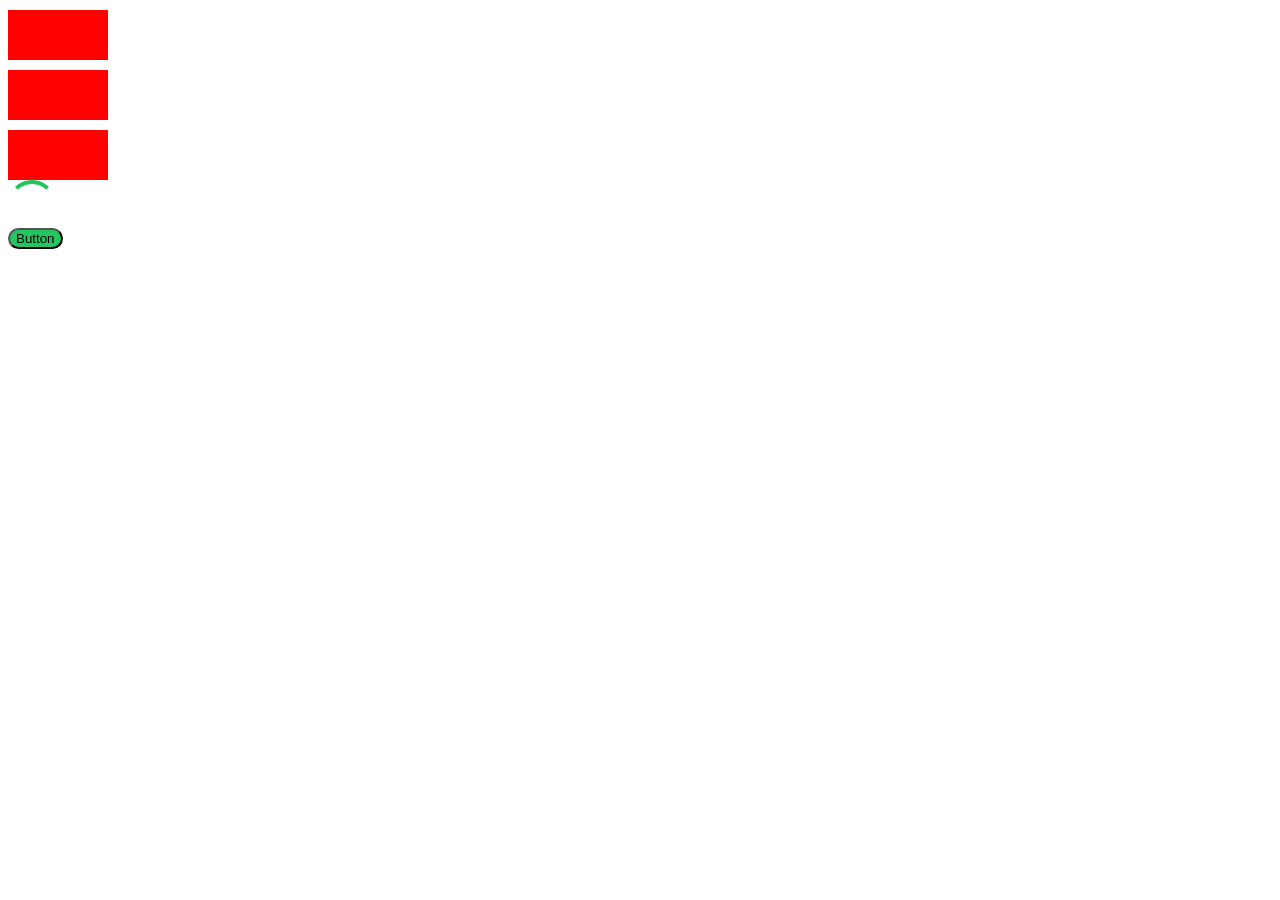
<file: anim.html>
<!doctype html>
<html lang="en">
  <head>
    <meta charset="UTF-8" />
    <meta name="viewport" content="width=device-width, initial-scale=1.0" />
    <link rel="stylesheet" href="anim.css">
    <title>Document</title>
  </head>
  <body>
    <div class="card" style="--i: 0"></div>
    <div class="card" style="--i: 1"></div>
    <div class="card" style="--i: 2"></div>
<div class="toast">dddd</div>
<div class="spinner"></div>
    <button class="btn-pulse">
        Button
    </button>
  </body>
</html>
</file>
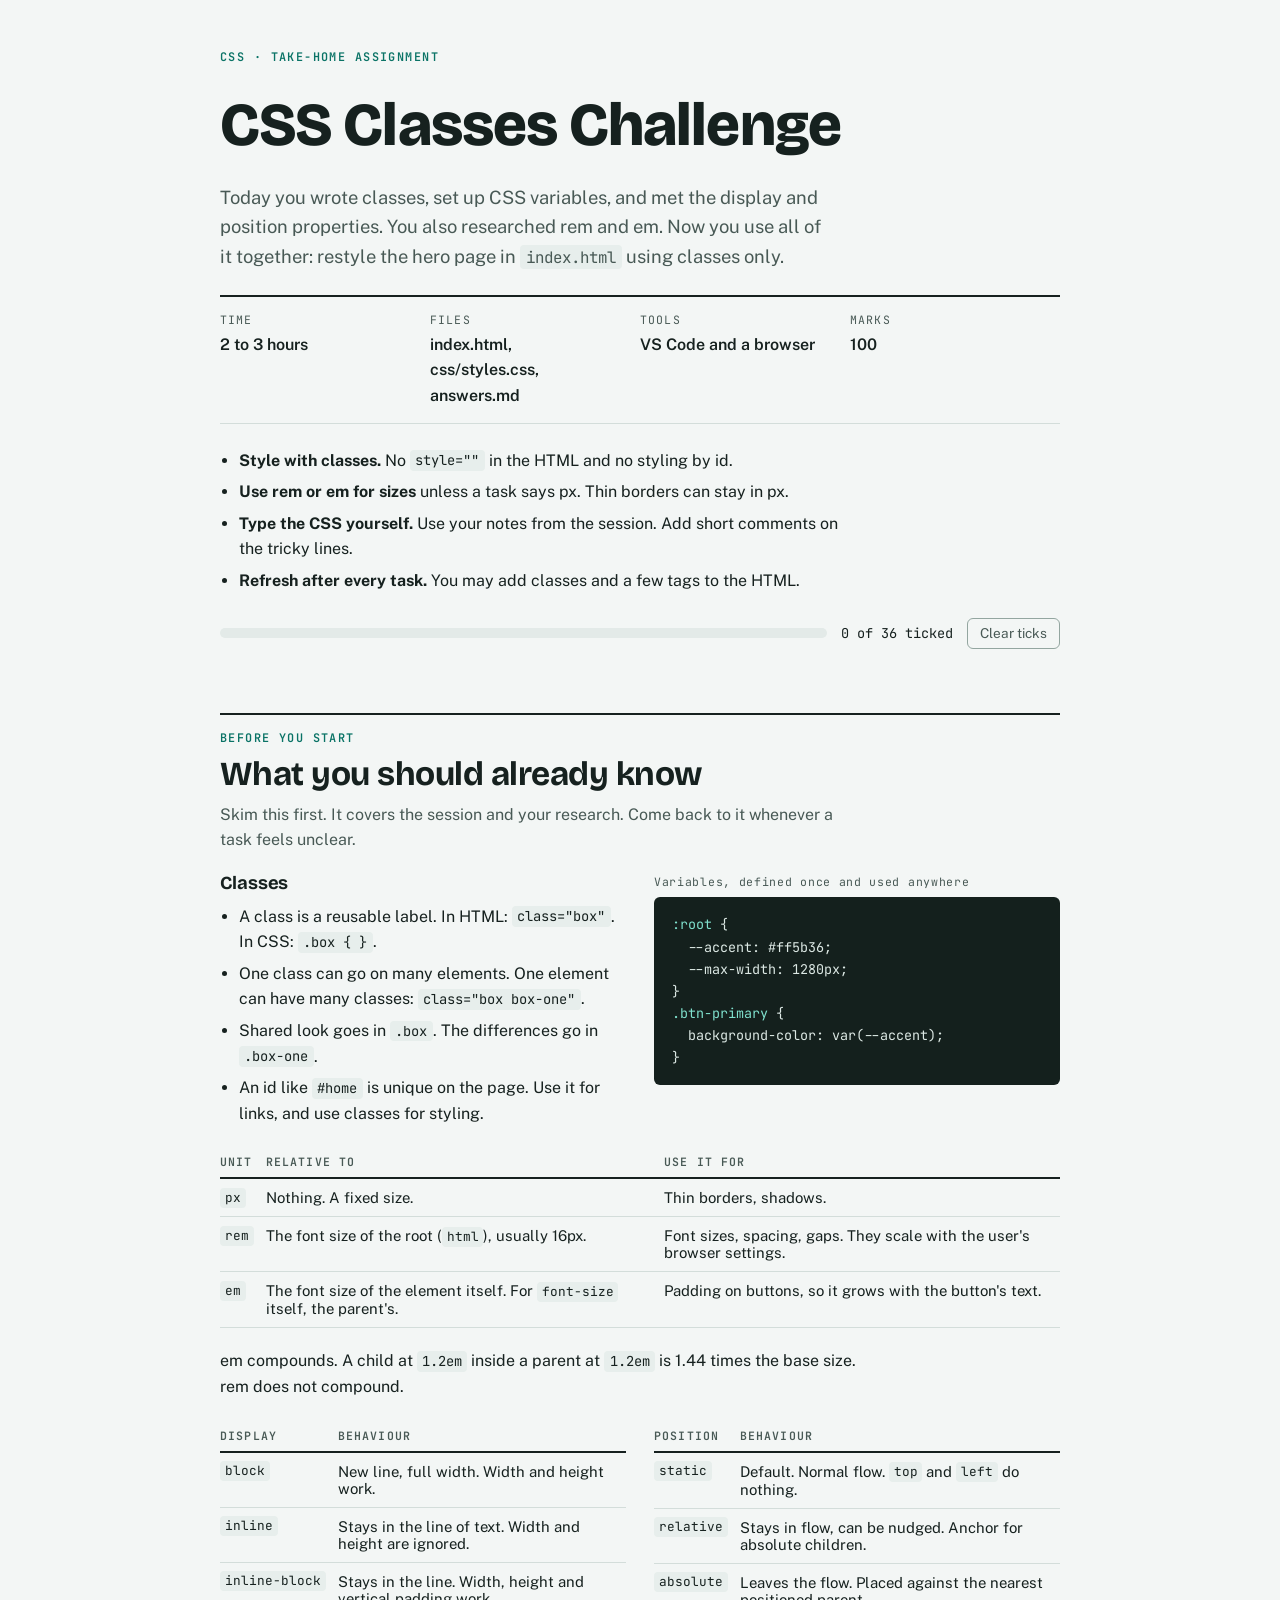
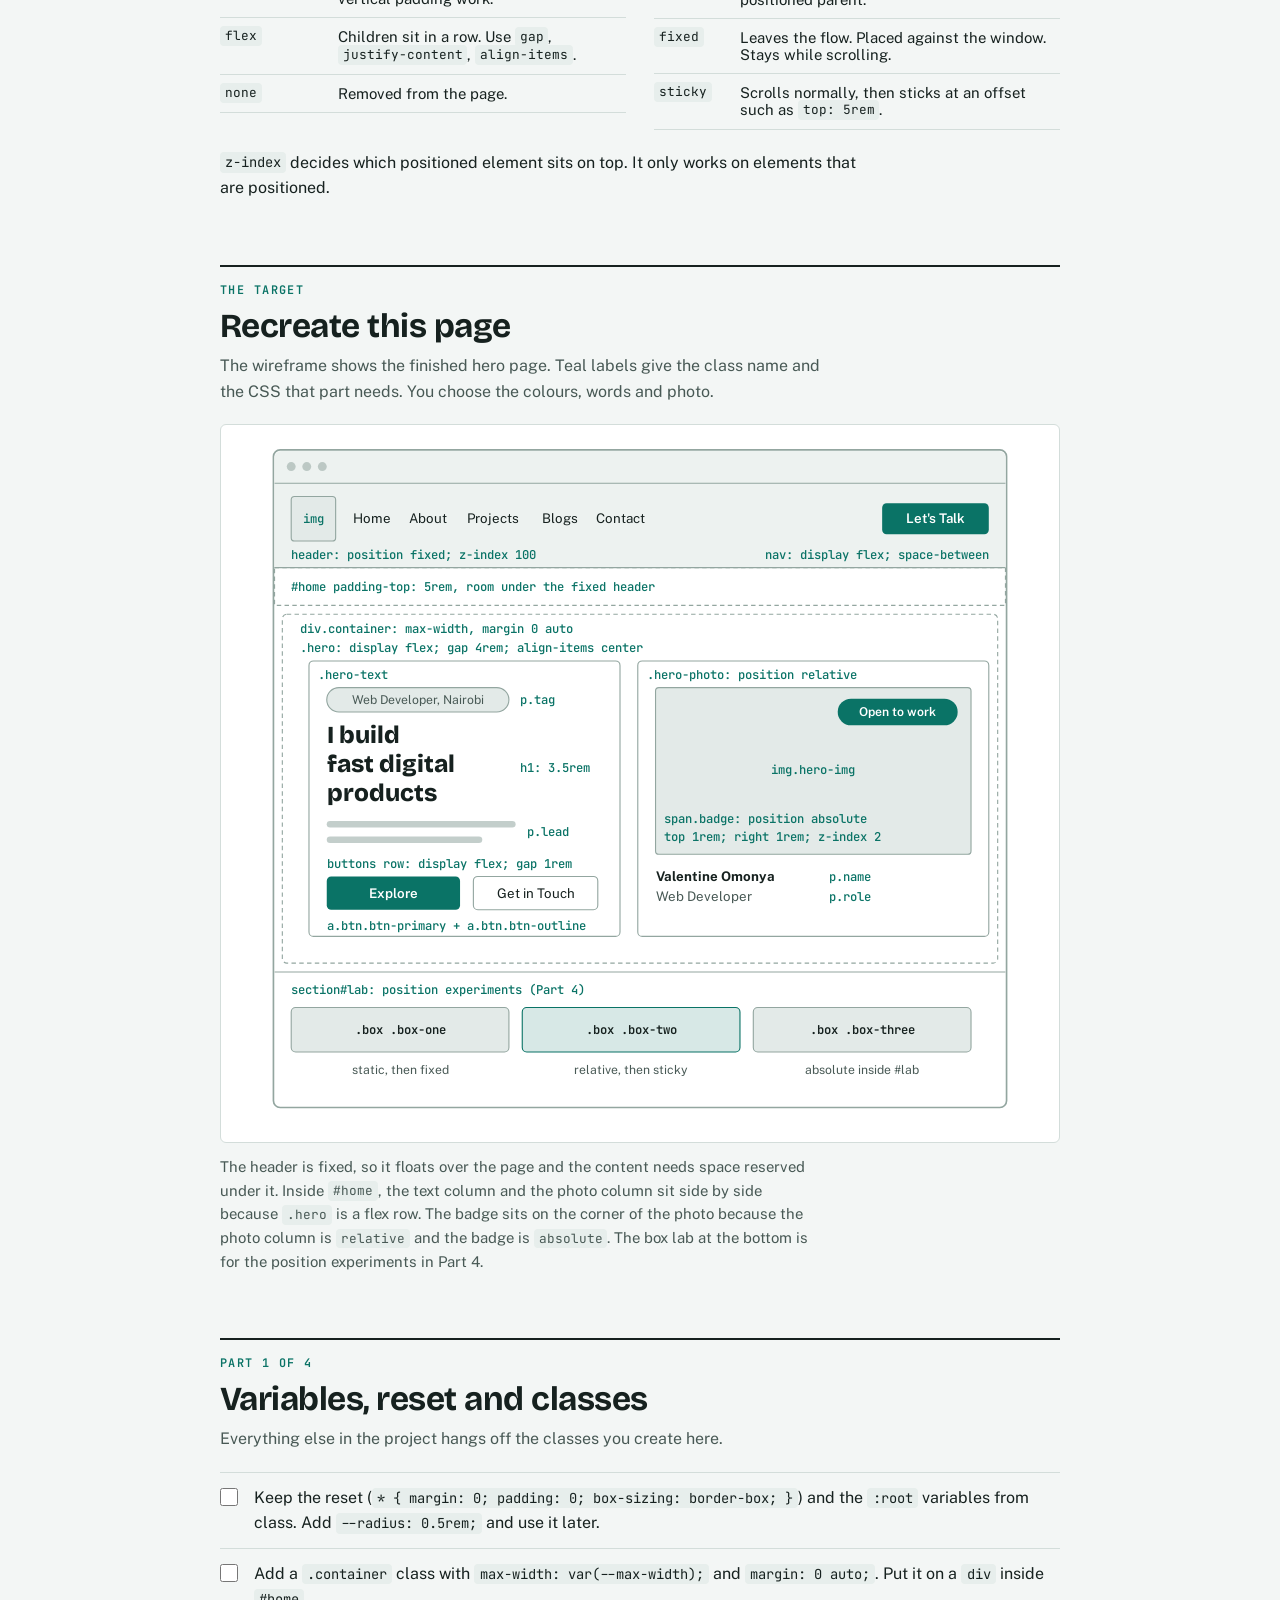
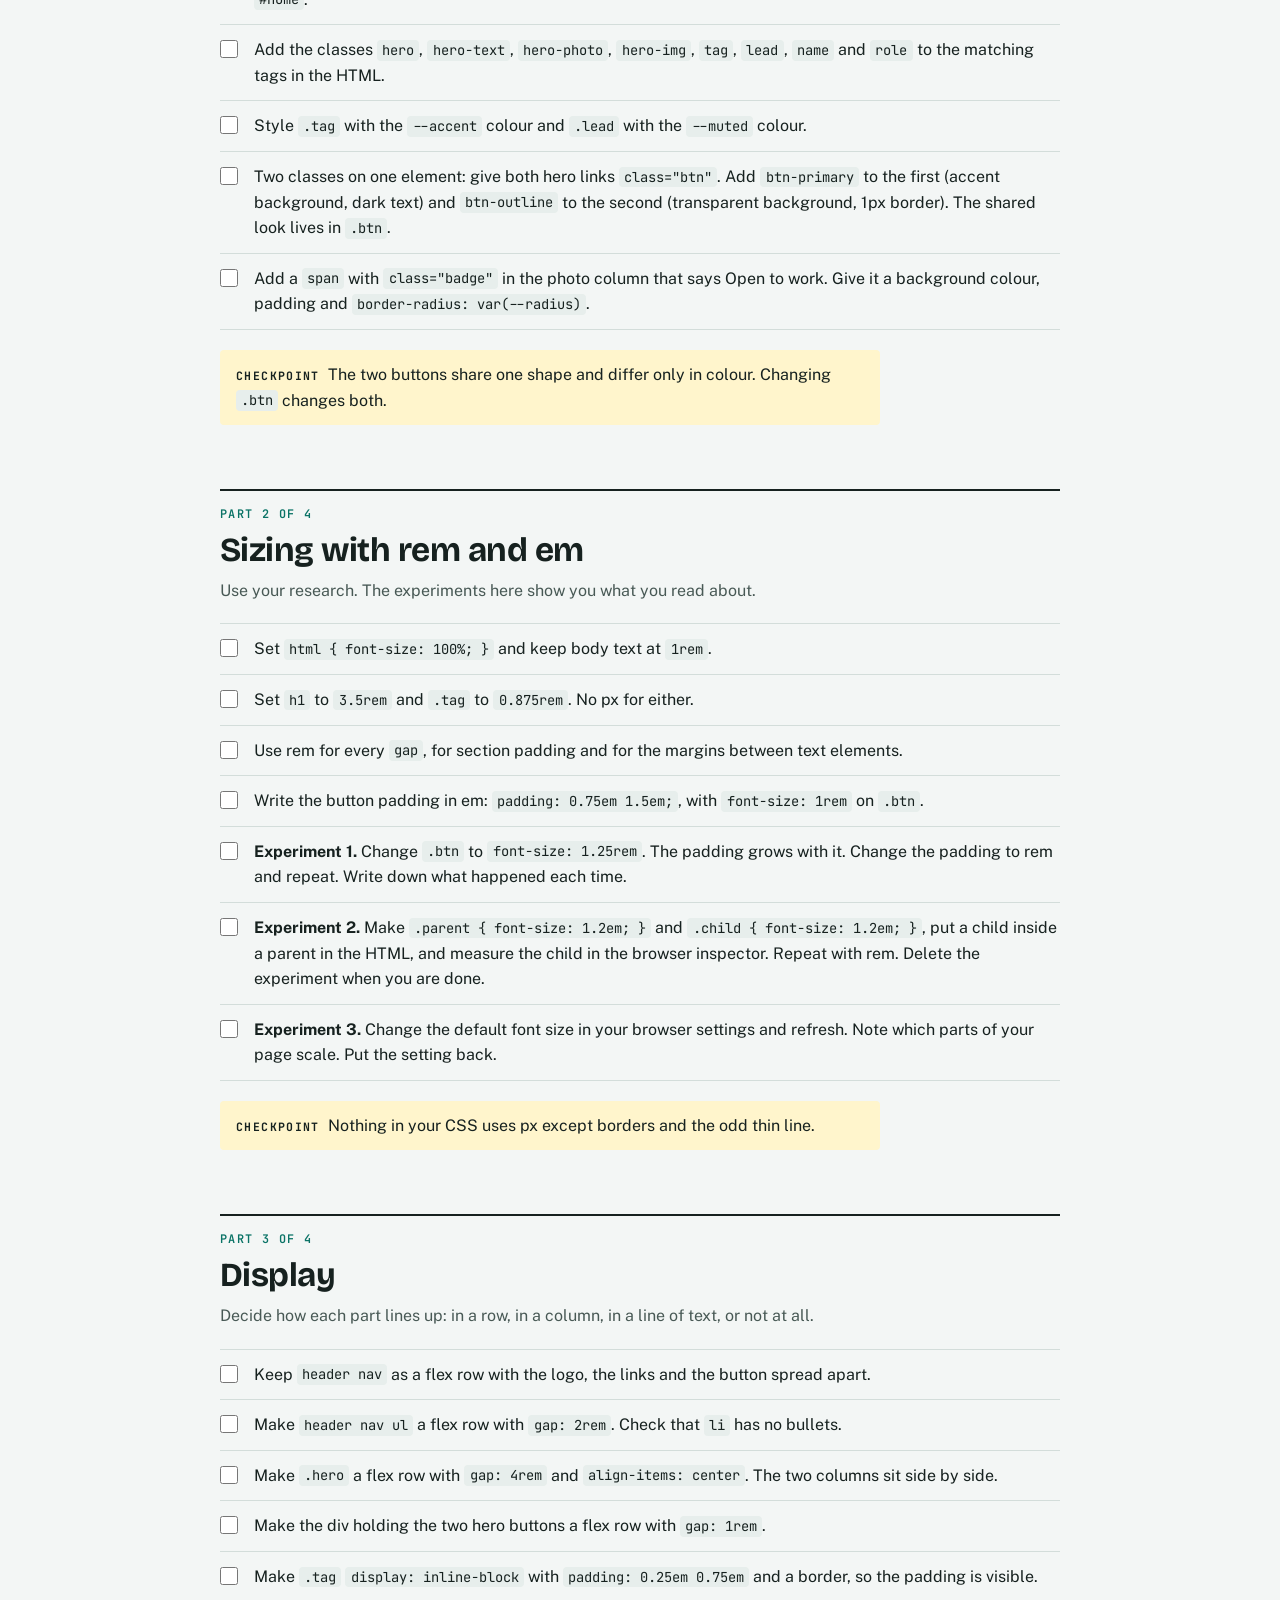
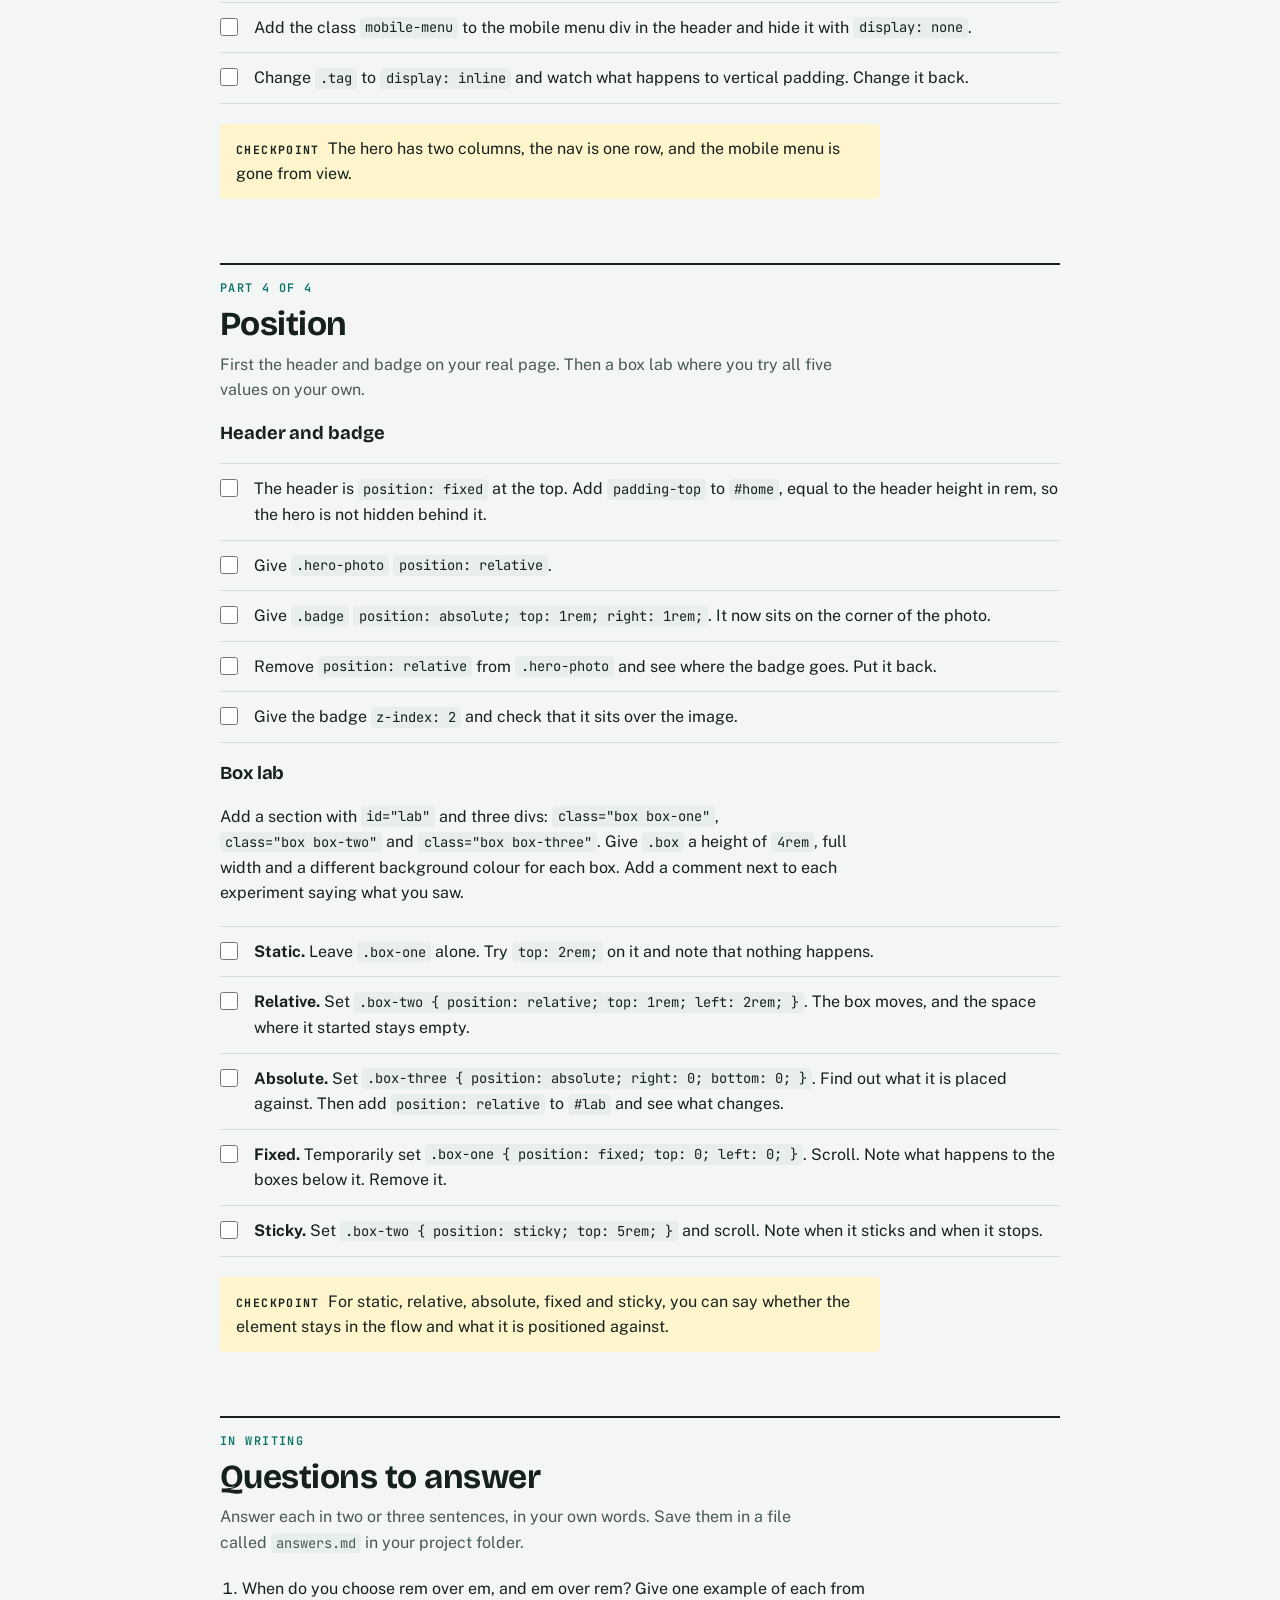
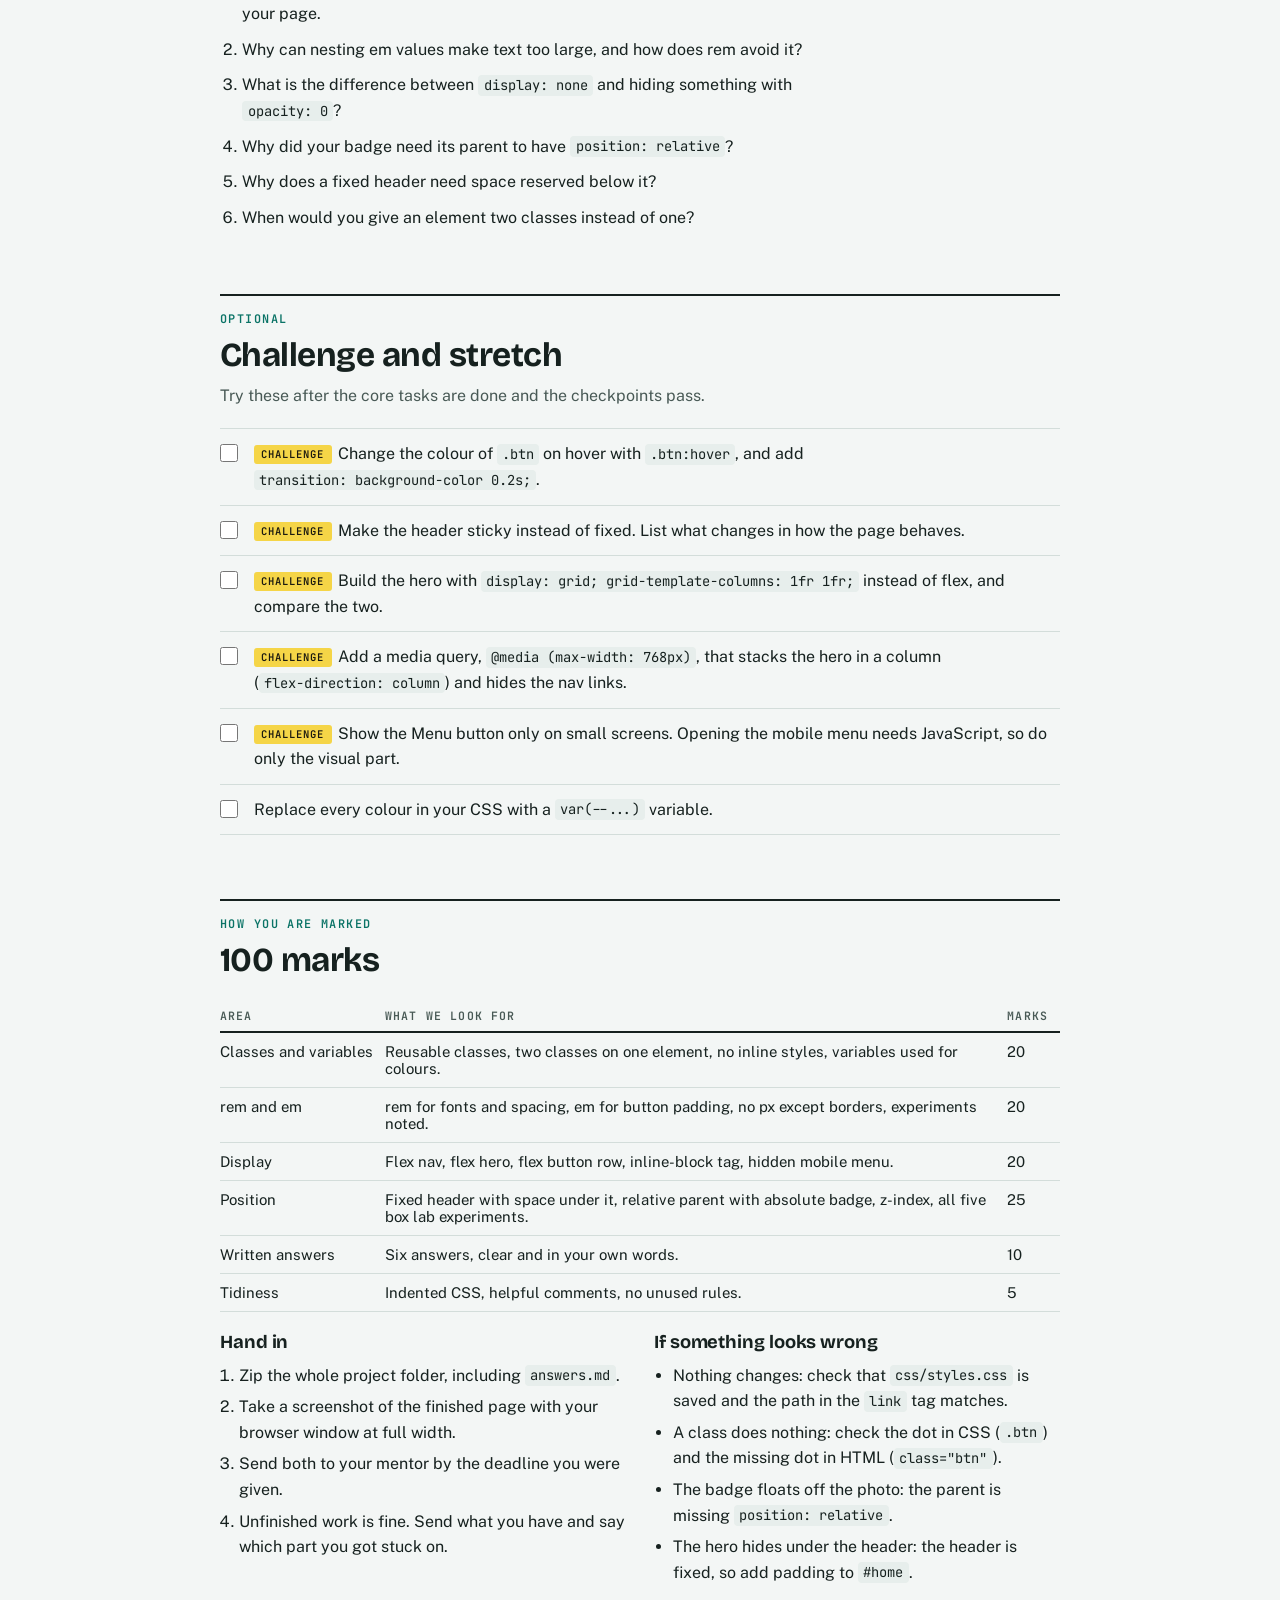
<file: assignment-css-classes.html>
<title>CSS Classes Challenge</title>
<meta name="claude:viewport-fit-sides" content="cover">
<link rel="preconnect" href="https://fonts.googleapis.com">
<link rel="preconnect" href="https://fonts.gstatic.com" crossorigin>
<link rel="stylesheet" href="https://fonts.googleapis.com/css2?family=Bricolage+Grotesque:opsz,wght@12..96,500;12..96,700;12..96,800&family=JetBrains+Mono:wght@400;500;600&family=Public+Sans:ital,wght@0,400;0,500;0,600;0,700;1,400&display=swap">
<style>
  /* Layout: one reading column, same system as the HTML assignment. Parts follow the build order: classes, units, display, position. */
  :root {
    --bg: #F3F6F5;
    --surface: #FFFFFF;
    --ink: #16211F;
    --ink-2: #485955;
    --line: #D3DDDA;
    --line-strong: #93A6A0;
    --accent: #0A7366;
    --on-accent: #FFFFFF;
    --mark: #F5D547;
    --mark-bg: #FFF5CC;
    --code-bg: #E7EEEC;
    --pre-bg: #14201D;
    --pre-ink: #DCE8E4;
    --pre-accent: #7FE0CD;
    --pre-mute: #7C928B;
    --wf-fill: #E3EAE8;
    --wf-band: #EDF2F0;
    --wf-head: #D3DEDB;

    --display: "Bricolage Grotesque", "Trebuchet MS", system-ui, sans-serif;
    --sans: "Public Sans", system-ui, -apple-system, "Segoe UI", sans-serif;
    --mono: "JetBrains Mono", ui-monospace, "SFMono-Regular", Menlo, Consolas, monospace;
  }
  @media (prefers-color-scheme: dark) {
    :root:not([data-theme="light"]) {
      color-scheme: dark;
      --bg: #0F1614;
      --surface: #172220;
      --ink: #E4ECE9;
      --ink-2: #A0B3AD;
      --line: #2A3A36;
      --line-strong: #52695F;
      --accent: #4FD1BB;
      --on-accent: #06201B;
      --mark: #D9BC3F;
      --mark-bg: #2B2711;
      --code-bg: #1F2D2A;
      --pre-bg: #0A100F;
      --pre-ink: #D5E3DE;
      --pre-accent: #7FE0CD;
      --pre-mute: #6E847D;
      --wf-fill: #22322E;
      --wf-band: #1C2A27;
      --wf-head: #2B3F3A;
    }
  }
  :root[data-theme="dark"] {
    color-scheme: dark;
    --bg: #0F1614;
    --surface: #172220;
    --ink: #E4ECE9;
    --ink-2: #A0B3AD;
    --line: #2A3A36;
    --line-strong: #52695F;
    --accent: #4FD1BB;
    --on-accent: #06201B;
    --mark: #D9BC3F;
    --mark-bg: #2B2711;
    --code-bg: #1F2D2A;
    --pre-bg: #0A100F;
    --pre-ink: #D5E3DE;
    --pre-accent: #7FE0CD;
    --pre-mute: #6E847D;
    --wf-fill: #22322E;
    --wf-band: #1C2A27;
    --wf-head: #2B3F3A;
  }

  * { box-sizing: border-box; }
  body {
    background: var(--bg);
    color: var(--ink);
    font-family: var(--sans);
    font-size: 16px;
    line-height: 1.6;
    padding-left: max(16px, env(safe-area-inset-left, 0px));
    padding-right: max(16px, env(safe-area-inset-right, 0px));
    padding-block: 40px 96px;
  }
  .wrap { max-width: 840px; margin: 0 auto; display: flex; flex-direction: column; gap: 64px; }
  .prose { max-width: 66ch; }

  h1, h2, h3 { font-family: var(--display); line-height: 1.12; text-wrap: balance; margin: 0; letter-spacing: -0.015em; }
  h1 { font-size: clamp(2.4rem, 7vw, 3.8rem); font-weight: 800; }
  h2 { font-size: clamp(1.6rem, 4.5vw, 2.1rem); font-weight: 700; }
  h3 { font-size: 1.15rem; font-weight: 700; letter-spacing: -0.005em; }
  p { margin: 0; }
  a { color: var(--accent); }
  :focus-visible { outline: 3px solid var(--accent); outline-offset: 2px; }

  code, .mono { font-family: var(--mono); font-size: 0.86em; }
  :not(pre) > code { background: var(--code-bg); padding: 0.1em 0.38em; border-radius: 4px; white-space: nowrap; }
  .eyebrow { font-family: var(--mono); font-size: 0.74rem; letter-spacing: 0.12em; text-transform: uppercase; color: var(--accent); font-weight: 600; }

  .top { display: flex; flex-direction: column; gap: 24px; }
  .lead { font-size: 1.15rem; max-width: 56ch; color: var(--ink-2); }
  .facts { display: grid; grid-template-columns: repeat(auto-fit, minmax(150px, 1fr)); gap: 0; border-top: 2px solid var(--ink); margin: 0; }
  .facts div { padding: 14px 16px 14px 0; border-bottom: 1px solid var(--line); }
  .facts dt { font-family: var(--mono); font-size: 0.72rem; letter-spacing: 0.1em; text-transform: uppercase; color: var(--ink-2); }
  .facts dd { margin: 2px 0 0; font-weight: 600; }
  .rules { margin: 0; padding-left: 1.2em; display: flex; flex-direction: column; gap: 6px; max-width: 62ch; }

  .progress { display: flex; align-items: center; gap: 14px; flex-wrap: wrap; }
  .progress .track { flex: 1 1 200px; height: 10px; background: var(--wf-fill); border-radius: 5px; overflow: hidden; }
  .progress .fill { height: 100%; width: 0; background: var(--accent); transition: width .25s ease; }
  .progress output { font-family: var(--mono); font-size: 0.85rem; min-width: 8ch; }
  button.ghost { font: inherit; font-size: 0.85rem; background: none; color: var(--ink-2); border: 1px solid var(--line-strong); border-radius: 6px; padding: 4px 12px; cursor: pointer; }
  button.ghost:hover { color: var(--ink); border-color: var(--ink); }

  .part { display: flex; flex-direction: column; gap: 20px; }
  .part-head { display: flex; flex-direction: column; gap: 8px; border-top: 2px solid var(--ink); padding-top: 14px; }
  .part-head p { color: var(--ink-2); max-width: 62ch; }

  .tasks { list-style: none; margin: 0; padding: 0; display: flex; flex-direction: column; }
  .tasks li { border-bottom: 1px solid var(--line); }
  .tasks li:first-child { border-top: 1px solid var(--line); }
  .task { display: grid; grid-template-columns: 22px 1fr; gap: 12px; padding: 12px 0; cursor: pointer; align-items: start; }
  .task input { width: 18px; height: 18px; margin: 3px 0 0; accent-color: var(--accent); cursor: pointer; }
  .task input:checked + span { color: var(--ink-2); }
  .chal { display: inline-block; font-family: var(--mono); font-size: 0.66rem; letter-spacing: 0.1em; text-transform: uppercase; background: var(--mark); color: #1b1a10; padding: 1px 7px; border-radius: 3px; margin-right: 6px; vertical-align: 1px; font-weight: 600; }

  .check { background: var(--mark-bg); padding: 12px 16px; border-radius: 4px; max-width: 66ch; }
  .check strong { font-family: var(--mono); font-size: 0.72rem; letter-spacing: 0.12em; text-transform: uppercase; margin-right: 8px; }

  pre { background: var(--pre-bg); color: var(--pre-ink); font-family: var(--mono); font-size: 0.84rem; line-height: 1.65; margin: 0; padding: 16px 18px; border-radius: 6px; overflow-x: auto; tab-size: 2; }
  pre .c { color: var(--pre-mute); }
  pre .t { color: var(--pre-accent); }
  .code-label { font-family: var(--mono); font-size: 0.72rem; color: var(--ink-2); letter-spacing: 0.06em; margin-bottom: 6px; display: block; }

  .scroll { overflow-x: auto; }
  table.ref { border-collapse: collapse; width: 100%; min-width: 560px; font-size: 0.93rem; }
  table.ref th { text-align: left; font-family: var(--mono); font-size: 0.72rem; letter-spacing: 0.1em; text-transform: uppercase; color: var(--ink-2); border-bottom: 2px solid var(--ink); padding: 8px 12px 8px 0; font-weight: 600; }
  table.ref td { padding: 10px 12px 10px 0; border-bottom: 1px solid var(--line); vertical-align: top; }
  table.ref td:first-child { white-space: nowrap; }

  .two { display: grid; grid-template-columns: repeat(auto-fit, minmax(260px, 1fr)); gap: 28px; }
  .mini-list { margin: 0; padding-left: 1.2em; display: flex; flex-direction: column; gap: 6px; }
  .qs { margin: 0; padding-left: 1.4em; display: flex; flex-direction: column; gap: 10px; max-width: 66ch; }

  figure.diagram { margin: 0; display: flex; flex-direction: column; gap: 12px; }
  .diagram .scroll { border: 1px solid var(--line); background: var(--surface); border-radius: 6px; padding: 16px 8px; }
  .diagram svg { display: block; width: 100%; min-width: 700px; height: auto; margin: 0 auto; color: var(--ink); }
  .diagram figcaption { color: var(--ink-2); font-size: 0.93rem; max-width: 66ch; }
  .wf text { font-family: var(--sans); font-size: 12px; fill: var(--ink); }
  .wf .tl { font-family: var(--mono); font-size: 11px; fill: var(--accent); font-weight: 500; }
  .wf .tk { font-family: var(--mono); font-size: 11px; fill: var(--ink); font-weight: 600; }
  .wf .tm { fill: var(--ink-2); font-size: 11px; }
  .wf .b { font-weight: 700; }
  .wf .h1 { font-family: var(--display); font-size: 22px; font-weight: 800; }
  .wf .frame { fill: var(--surface); stroke: var(--line-strong); stroke-width: 1.5; }
  .wf .band { fill: var(--wf-band); }
  .wf .fillr { fill: var(--wf-fill); stroke: var(--line-strong); }
  .wf .box { fill: var(--surface); stroke: var(--line-strong); }
  .wf .ln { stroke: var(--line-strong); fill: none; }
  .wf .dash { stroke: var(--line-strong); fill: none; stroke-dasharray: 4 3; }
  .wf .bar { fill: var(--line-strong); opacity: .55; }
  .wf .acc { fill: var(--accent); }
  .wf .accl { fill: var(--accent); fill-opacity: .16; stroke: var(--accent); }
  .wf .onacc { fill: var(--on-accent); font-weight: 600; }

  @media (max-width: 560px) {
    body { padding-block: 24px 64px; }
    .wrap { gap: 48px; }
  }
  @media (prefers-reduced-motion: reduce) { .progress .fill { transition: none; } }

  /* Print / PDF */
  @page { size: A4; margin: 16mm 14mm; }
  @media print {
    * { -webkit-print-color-adjust: exact; print-color-adjust: exact; }
    body { padding: 0; font-size: 12px; line-height: 1.5; }
    .wrap, .part, .top, .part-head, figure.diagram { display: block; max-width: none; }
    .wrap > * + * { margin-top: 30px; }
    .part > * + *, .top > * + *, .part-head > * + * { margin-top: 14px; }
    .part-head { break-after: avoid; break-inside: avoid; }
    .part-head > * { break-after: avoid; }
    .part-head + * { break-before: avoid; }
    .part-head .eyebrow { display: block; }
    .two { display: block; }
    .two > * + * { margin-top: 18px; }
    .two > div { break-inside: avoid; }
    .progress { display: none; }
    h1 { font-size: 2.4rem; }
    h2 { font-size: 1.5rem; }
    h3 { font-size: 1.05rem; }
    h2, h3, .part-head { break-after: avoid; }
    figure.diagram, table.ref, pre, .check, .tasks li, .facts div { break-inside: avoid; }
    table.ref { min-width: 0; font-size: 0.9rem; }
    .scroll { overflow: visible; }
    .diagram svg { min-width: 0; }
    .tasks li { break-inside: avoid; }
    pre { overflow: visible; white-space: pre-wrap; }
  }
</style>

<body>
<main class="wrap">

  <header class="top">
    <span class="eyebrow">CSS &middot; Take-home assignment</span>
    <h1>CSS Classes Challenge</h1>
    <p class="lead">Today you wrote classes, set up CSS variables, and met the display and position properties. You also researched rem and em. Now you use all of it together: restyle the hero page in <code>index.html</code> using classes only.</p>

    <dl class="facts">
      <div><dt>Time</dt><dd>2 to 3 hours</dd></div>
      <div><dt>Files</dt><dd>index.html, css/styles.css, answers.md</dd></div>
      <div><dt>Tools</dt><dd>VS Code and a browser</dd></div>
      <div><dt>Marks</dt><dd>100</dd></div>
    </dl>

    <ul class="rules">
      <li><strong>Style with classes.</strong> No <code>style=""</code> in the HTML and no styling by id.</li>
      <li><strong>Use rem or em for sizes</strong> unless a task says px. Thin borders can stay in px.</li>
      <li><strong>Type the CSS yourself.</strong> Use your notes from the session. Add short comments on the tricky lines.</li>
      <li><strong>Refresh after every task.</strong> You may add classes and a few tags to the HTML.</li>
    </ul>

    <div class="progress" aria-label="Your progress">
      <div class="track" aria-hidden="true"><div class="fill" id="fill"></div></div>
      <output id="prog-text" for="fill">0 of 0 ticked</output>
      <button type="button" class="ghost" id="reset">Clear ticks</button>
    </div>
  </header>

  <!-- ===== Recap ===== -->
  <section class="part" id="recap">
    <div class="part-head">
      <span class="eyebrow">Before you start</span>
      <h2>What you should already know</h2>
      <p>Skim this first. It covers the session and your research. Come back to it whenever a task feels unclear.</p>
    </div>

    <div class="two">
      <div class="prose">
        <h3>Classes</h3>
        <ul class="mini-list" style="margin-top:10px">
          <li>A class is a reusable label. In HTML: <code>class="box"</code>. In CSS: <code>.box { }</code>.</li>
          <li>One class can go on many elements. One element can have many classes: <code>class="box box-one"</code>.</li>
          <li>Shared look goes in <code>.box</code>. The differences go in <code>.box-one</code>.</li>
          <li>An id like <code>#home</code> is unique on the page. Use it for links, and use classes for styling.</li>
        </ul>
      </div>
      <div>
        <span class="code-label">Variables, defined once and used anywhere</span>
<pre><span class="t">:root</span> {
  --accent: #ff5b36;
  --max-width: 1280px;
}
<span class="t">.btn-primary</span> {
  background-color: var(--accent);
}</pre>
      </div>
    </div>

    <div class="scroll">
      <table class="ref">
        <thead><tr><th>Unit</th><th>Relative to</th><th>Use it for</th></tr></thead>
        <tbody>
          <tr><td><code>px</code></td><td>Nothing. A fixed size.</td><td>Thin borders, shadows.</td></tr>
          <tr><td><code>rem</code></td><td>The font size of the root (<code>html</code>), usually 16px.</td><td>Font sizes, spacing, gaps. They scale with the user's browser settings.</td></tr>
          <tr><td><code>em</code></td><td>The font size of the element itself. For <code>font-size</code> itself, the parent's.</td><td>Padding on buttons, so it grows with the button's text.</td></tr>
        </tbody>
      </table>
    </div>
    <p class="prose">em compounds. A child at <code>1.2em</code> inside a parent at <code>1.2em</code> is 1.44 times the base size. rem does not compound.</p>

    <div class="two">
      <div class="scroll">
        <table class="ref" style="min-width:0">
          <thead><tr><th>display</th><th>Behaviour</th></tr></thead>
          <tbody>
            <tr><td><code>block</code></td><td>New line, full width. Width and height work.</td></tr>
            <tr><td><code>inline</code></td><td>Stays in the line of text. Width and height are ignored.</td></tr>
            <tr><td><code>inline-block</code></td><td>Stays in the line. Width, height and vertical padding work.</td></tr>
            <tr><td><code>flex</code></td><td>Children sit in a row. Use <code>gap</code>, <code>justify-content</code>, <code>align-items</code>.</td></tr>
            <tr><td><code>none</code></td><td>Removed from the page.</td></tr>
          </tbody>
        </table>
      </div>
      <div class="scroll">
        <table class="ref" style="min-width:0">
          <thead><tr><th>position</th><th>Behaviour</th></tr></thead>
          <tbody>
            <tr><td><code>static</code></td><td>Default. Normal flow. <code>top</code> and <code>left</code> do nothing.</td></tr>
            <tr><td><code>relative</code></td><td>Stays in flow, can be nudged. Anchor for absolute children.</td></tr>
            <tr><td><code>absolute</code></td><td>Leaves the flow. Placed against the nearest positioned parent.</td></tr>
            <tr><td><code>fixed</code></td><td>Leaves the flow. Placed against the window. Stays while scrolling.</td></tr>
            <tr><td><code>sticky</code></td><td>Scrolls normally, then sticks at an offset such as <code>top: 5rem</code>.</td></tr>
          </tbody>
        </table>
      </div>
    </div>
    <p class="prose"><code>z-index</code> decides which positioned element sits on top. It only works on elements that are positioned.</p>
  </section>

  <!-- ===== Diagram ===== -->
  <section class="part" id="target">
    <div class="part-head">
      <span class="eyebrow">The target</span>
      <h2>Recreate this page</h2>
      <p>The wireframe shows the finished hero page. Teal labels give the class name and the CSS that part needs. You choose the colours, words and photo.</p>
    </div>

    <figure class="diagram">
      <div class="scroll">
        <svg class="wf" viewBox="0 0 740 616" role="img" aria-label="Wireframe of the hero page. A fixed header sits on top, with room reserved under it. Below, a container holds a flex row with a text column on the left (tag, h1, lead paragraph, two buttons) and a photo column on the right (image with an absolutely positioned badge, name and role). At the bottom, a box lab section holds three boxes for position experiments.">

          <rect class="frame" x="40" y="8" width="660" height="592" rx="6"/>

          <!-- header -->
          <path class="band" d="M41 114 V15 a6 6 0 0 1 6 -6 H693 a6 6 0 0 1 6 6 V114 Z"/>
          <circle class="bar" cx="56" cy="23" r="4"/><circle class="bar" cx="70" cy="23" r="4"/><circle class="bar" cx="84" cy="23" r="4"/>
          <line class="ln" x1="41" y1="38" x2="699" y2="38"/>
          <line class="ln" x1="41" y1="114" x2="699" y2="114"/>
          <rect class="fillr" x="56" y="50" width="40" height="40" rx="3"/>
          <text class="tl" x="76" y="74" text-anchor="middle">img</text>
          <text x="112" y="74">Home</text><text x="162" y="74">About</text><text x="214" y="74">Projects</text><text x="282" y="74">Blogs</text><text x="330" y="74">Contact</text>
          <rect class="acc" x="588" y="56" width="96" height="28" rx="4"/>
          <text class="onacc" x="636" y="74" text-anchor="middle">Let's Talk</text>
          <text class="tl" x="56" y="106">header: position fixed; z-index 100</text>
          <text class="tl" x="684" y="106" text-anchor="end">nav: display flex; space-between</text>

          <!-- header spacer -->
          <rect class="dash" x="41" y="114" width="658" height="34"/>
          <text class="tl" x="56" y="135">#home padding-top: 5rem, room under the fixed header</text>

          <!-- container -->
          <rect class="dash" x="48" y="156" width="644" height="314" rx="4"/>
          <text class="tl" x="64" y="173">div.container: max-width, margin 0 auto</text>
          <text class="tl" x="64" y="190">.hero: display flex; gap 4rem; align-items center</text>

          <!-- hero-text -->
          <rect class="ln" x="72" y="198" width="280" height="248" rx="4"/>
          <text class="tl" x="80" y="214">.hero-text</text>
          <rect class="fillr" x="88" y="222" width="164" height="22" rx="11"/>
          <text class="tm" x="170" y="237" text-anchor="middle">Web Developer, Nairobi</text>
          <text class="tl" x="262" y="237">p.tag</text>
          <text class="h1" x="88" y="272">I build</text>
          <text class="h1" x="88" y="298">fast digital</text>
          <text class="h1" x="88" y="324">products</text>
          <text class="tl" x="262" y="298">h1: 3.5rem</text>
          <rect class="bar" x="88" y="342" width="170" height="6" rx="3"/>
          <rect class="bar" x="88" y="356" width="140" height="6" rx="3"/>
          <text class="tl" x="268" y="356">p.lead</text>
          <text class="tl" x="88" y="384">buttons row: display flex; gap 1rem</text>
          <rect class="acc" x="88" y="392" width="120" height="30" rx="4"/>
          <text class="onacc" x="148" y="411" text-anchor="middle">Explore</text>
          <rect class="box" x="220" y="392" width="112" height="30" rx="4"/>
          <text x="276" y="411" text-anchor="middle">Get in Touch</text>
          <text class="tl" x="88" y="440">a.btn.btn-primary + a.btn.btn-outline</text>

          <!-- hero-photo -->
          <rect class="ln" x="368" y="198" width="316" height="248" rx="4"/>
          <text class="tl" x="376" y="214">.hero-photo: position relative</text>
          <rect class="fillr" x="384" y="222" width="284" height="150" rx="3"/>
          <text class="tl" x="526" y="300" text-anchor="middle">img.hero-img</text>
          <rect class="acc" x="548" y="232" width="108" height="24" rx="12"/>
          <text class="onacc" x="602" y="248" text-anchor="middle" style="font-size:11px">Open to work</text>
          <text class="tl" x="392" y="344">span.badge: position absolute</text>
          <text class="tl" x="392" y="360">top 1rem; right 1rem; z-index 2</text>
          <text class="b" x="384" y="396">Valentine Omonya</text>
          <text class="tm" x="384" y="414" style="font-size:12px">Web Developer</text>
          <text class="tl" x="540" y="396">p.name</text>
          <text class="tl" x="540" y="414">p.role</text>

          <!-- box lab -->
          <line class="ln" x1="41" y1="478" x2="699" y2="478"/>
          <text class="tl" x="56" y="498">section#lab: position experiments (Part 4)</text>
          <rect class="fillr" x="56" y="510" width="196" height="40" rx="4"/>
          <rect class="accl" x="264" y="510" width="196" height="40" rx="4"/>
          <rect class="fillr" x="472" y="510" width="196" height="40" rx="4"/>
          <text class="tk" x="154" y="534" text-anchor="middle">.box .box-one</text>
          <text class="tk" x="362" y="534" text-anchor="middle">.box .box-two</text>
          <text class="tk" x="570" y="534" text-anchor="middle">.box .box-three</text>
          <text class="tm" x="154" y="570" text-anchor="middle">static, then fixed</text>
          <text class="tm" x="362" y="570" text-anchor="middle">relative, then sticky</text>
          <text class="tm" x="570" y="570" text-anchor="middle">absolute inside #lab</text>
        </svg>
      </div>
      <figcaption>The header is fixed, so it floats over the page and the content needs space reserved under it. Inside <code>#home</code>, the text column and the photo column sit side by side because <code>.hero</code> is a flex row. The badge sits on the corner of the photo because the photo column is <code>relative</code> and the badge is <code>absolute</code>. The box lab at the bottom is for the position experiments in Part 4.</figcaption>
    </figure>
  </section>

  <!-- ===== Part 1 ===== -->
  <section class="part" id="p1">
    <div class="part-head">
      <span class="eyebrow">Part 1 of 4</span>
      <h2>Variables, reset and classes</h2>
      <p>Everything else in the project hangs off the classes you create here.</p>
    </div>
    <ul class="tasks">
      <li><label class="task"><input type="checkbox"><span>Keep the reset (<code>* { margin: 0; padding: 0; box-sizing: border-box; }</code>) and the <code>:root</code> variables from class. Add <code>--radius: 0.5rem;</code> and use it later.</span></label></li>
      <li><label class="task"><input type="checkbox"><span>Add a <code>.container</code> class with <code>max-width: var(--max-width);</code> and <code>margin: 0 auto;</code>. Put it on a <code>div</code> inside <code>#home</code>.</span></label></li>
      <li><label class="task"><input type="checkbox"><span>Add the classes <code>hero</code>, <code>hero-text</code>, <code>hero-photo</code>, <code>hero-img</code>, <code>tag</code>, <code>lead</code>, <code>name</code> and <code>role</code> to the matching tags in the HTML.</span></label></li>
      <li><label class="task"><input type="checkbox"><span>Style <code>.tag</code> with the <code>--accent</code> colour and <code>.lead</code> with the <code>--muted</code> colour.</span></label></li>
      <li><label class="task"><input type="checkbox"><span>Two classes on one element: give both hero links <code>class="btn"</code>. Add <code>btn-primary</code> to the first (accent background, dark text) and <code>btn-outline</code> to the second (transparent background, 1px border). The shared look lives in <code>.btn</code>.</span></label></li>
      <li><label class="task"><input type="checkbox"><span>Add a <code>span</code> with <code>class="badge"</code> in the photo column that says Open to work. Give it a background colour, padding and <code>border-radius: var(--radius)</code>.</span></label></li>
    </ul>
    <p class="check"><strong>Checkpoint</strong>The two buttons share one shape and differ only in colour. Changing <code>.btn</code> changes both.</p>
  </section>

  <!-- ===== Part 2 ===== -->
  <section class="part" id="p2">
    <div class="part-head">
      <span class="eyebrow">Part 2 of 4</span>
      <h2>Sizing with rem and em</h2>
      <p>Use your research. The experiments here show you what you read about.</p>
    </div>
    <ul class="tasks">
      <li><label class="task"><input type="checkbox"><span>Set <code>html { font-size: 100%; }</code> and keep body text at <code>1rem</code>.</span></label></li>
      <li><label class="task"><input type="checkbox"><span>Set <code>h1</code> to <code>3.5rem</code> and <code>.tag</code> to <code>0.875rem</code>. No px for either.</span></label></li>
      <li><label class="task"><input type="checkbox"><span>Use rem for every <code>gap</code>, for section padding and for the margins between text elements.</span></label></li>
      <li><label class="task"><input type="checkbox"><span>Write the button padding in em: <code>padding: 0.75em 1.5em;</code>, with <code>font-size: 1rem</code> on <code>.btn</code>.</span></label></li>
      <li><label class="task"><input type="checkbox"><span><strong>Experiment 1.</strong> Change <code>.btn</code> to <code>font-size: 1.25rem</code>. The padding grows with it. Change the padding to rem and repeat. Write down what happened each time.</span></label></li>
      <li><label class="task"><input type="checkbox"><span><strong>Experiment 2.</strong> Make <code>.parent { font-size: 1.2em; }</code> and <code>.child { font-size: 1.2em; }</code>, put a child inside a parent in the HTML, and measure the child in the browser inspector. Repeat with rem. Delete the experiment when you are done.</span></label></li>
      <li><label class="task"><input type="checkbox"><span><strong>Experiment 3.</strong> Change the default font size in your browser settings and refresh. Note which parts of your page scale. Put the setting back.</span></label></li>
    </ul>
    <p class="check"><strong>Checkpoint</strong>Nothing in your CSS uses px except borders and the odd thin line.</p>
  </section>

  <!-- ===== Part 3 ===== -->
  <section class="part" id="p3">
    <div class="part-head">
      <span class="eyebrow">Part 3 of 4</span>
      <h2>Display</h2>
      <p>Decide how each part lines up: in a row, in a column, in a line of text, or not at all.</p>
    </div>
    <ul class="tasks">
      <li><label class="task"><input type="checkbox"><span>Keep <code>header nav</code> as a flex row with the logo, the links and the button spread apart.</span></label></li>
      <li><label class="task"><input type="checkbox"><span>Make <code>header nav ul</code> a flex row with <code>gap: 2rem</code>. Check that <code>li</code> has no bullets.</span></label></li>
      <li><label class="task"><input type="checkbox"><span>Make <code>.hero</code> a flex row with <code>gap: 4rem</code> and <code>align-items: center</code>. The two columns sit side by side.</span></label></li>
      <li><label class="task"><input type="checkbox"><span>Make the div holding the two hero buttons a flex row with <code>gap: 1rem</code>.</span></label></li>
      <li><label class="task"><input type="checkbox"><span>Make <code>.tag</code> <code>display: inline-block</code> with <code>padding: 0.25em 0.75em</code> and a border, so the padding is visible.</span></label></li>
      <li><label class="task"><input type="checkbox"><span>Add the class <code>mobile-menu</code> to the mobile menu div in the header and hide it with <code>display: none</code>.</span></label></li>
      <li><label class="task"><input type="checkbox"><span>Change <code>.tag</code> to <code>display: inline</code> and watch what happens to vertical padding. Change it back.</span></label></li>
    </ul>
    <p class="check"><strong>Checkpoint</strong>The hero has two columns, the nav is one row, and the mobile menu is gone from view.</p>
  </section>

  <!-- ===== Part 4 ===== -->
  <section class="part" id="p4">
    <div class="part-head">
      <span class="eyebrow">Part 4 of 4</span>
      <h2>Position</h2>
      <p>First the header and badge on your real page. Then a box lab where you try all five values on your own.</p>
    </div>

    <h3>Header and badge</h3>
    <ul class="tasks">
      <li><label class="task"><input type="checkbox"><span>The header is <code>position: fixed</code> at the top. Add <code>padding-top</code> to <code>#home</code>, equal to the header height in rem, so the hero is not hidden behind it.</span></label></li>
      <li><label class="task"><input type="checkbox"><span>Give <code>.hero-photo</code> <code>position: relative</code>.</span></label></li>
      <li><label class="task"><input type="checkbox"><span>Give <code>.badge</code> <code>position: absolute; top: 1rem; right: 1rem;</code>. It now sits on the corner of the photo.</span></label></li>
      <li><label class="task"><input type="checkbox"><span>Remove <code>position: relative</code> from <code>.hero-photo</code> and see where the badge goes. Put it back.</span></label></li>
      <li><label class="task"><input type="checkbox"><span>Give the badge <code>z-index: 2</code> and check that it sits over the image.</span></label></li>
    </ul>

    <h3>Box lab</h3>
    <p class="prose">Add a section with <code>id="lab"</code> and three divs: <code>class="box box-one"</code>, <code>class="box box-two"</code> and <code>class="box box-three"</code>. Give <code>.box</code> a height of <code>4rem</code>, full width and a different background colour for each box. Add a comment next to each experiment saying what you saw.</p>
    <ul class="tasks">
      <li><label class="task"><input type="checkbox"><span><strong>Static.</strong> Leave <code>.box-one</code> alone. Try <code>top: 2rem;</code> on it and note that nothing happens.</span></label></li>
      <li><label class="task"><input type="checkbox"><span><strong>Relative.</strong> Set <code>.box-two { position: relative; top: 1rem; left: 2rem; }</code>. The box moves, and the space where it started stays empty.</span></label></li>
      <li><label class="task"><input type="checkbox"><span><strong>Absolute.</strong> Set <code>.box-three { position: absolute; right: 0; bottom: 0; }</code>. Find out what it is placed against. Then add <code>position: relative</code> to <code>#lab</code> and see what changes.</span></label></li>
      <li><label class="task"><input type="checkbox"><span><strong>Fixed.</strong> Temporarily set <code>.box-one { position: fixed; top: 0; left: 0; }</code>. Scroll. Note what happens to the boxes below it. Remove it.</span></label></li>
      <li><label class="task"><input type="checkbox"><span><strong>Sticky.</strong> Set <code>.box-two { position: sticky; top: 5rem; }</code> and scroll. Note when it sticks and when it stops.</span></label></li>
    </ul>
    <p class="check"><strong>Checkpoint</strong>For static, relative, absolute, fixed and sticky, you can say whether the element stays in the flow and what it is positioned against.</p>
  </section>

  <!-- ===== Questions ===== -->
  <section class="part" id="questions">
    <div class="part-head">
      <span class="eyebrow">In writing</span>
      <h2>Questions to answer</h2>
      <p>Answer each in two or three sentences, in your own words. Save them in a file called <code>answers.md</code> in your project folder.</p>
    </div>
    <ol class="qs">
      <li>When do you choose rem over em, and em over rem? Give one example of each from your page.</li>
      <li>Why can nesting em values make text too large, and how does rem avoid it?</li>
      <li>What is the difference between <code>display: none</code> and hiding something with <code>opacity: 0</code>?</li>
      <li>Why did your badge need its parent to have <code>position: relative</code>?</li>
      <li>Why does a fixed header need space reserved below it?</li>
      <li>When would you give an element two classes instead of one?</li>
    </ol>
  </section>

  <!-- ===== Challenge ===== -->
  <section class="part" id="challenge">
    <div class="part-head">
      <span class="eyebrow">Optional</span>
      <h2>Challenge and stretch</h2>
      <p>Try these after the core tasks are done and the checkpoints pass.</p>
    </div>
    <ul class="tasks">
      <li><label class="task"><input type="checkbox"><span><span class="chal">Challenge</span>Change the colour of <code>.btn</code> on hover with <code>.btn:hover</code>, and add <code>transition: background-color 0.2s;</code>.</span></label></li>
      <li><label class="task"><input type="checkbox"><span><span class="chal">Challenge</span>Make the header sticky instead of fixed. List what changes in how the page behaves.</span></label></li>
      <li><label class="task"><input type="checkbox"><span><span class="chal">Challenge</span>Build the hero with <code>display: grid; grid-template-columns: 1fr 1fr;</code> instead of flex, and compare the two.</span></label></li>
      <li><label class="task"><input type="checkbox"><span><span class="chal">Challenge</span>Add a media query, <code>@media (max-width: 768px)</code>, that stacks the hero in a column (<code>flex-direction: column</code>) and hides the nav links.</span></label></li>
      <li><label class="task"><input type="checkbox"><span><span class="chal">Challenge</span>Show the Menu button only on small screens. Opening the mobile menu needs JavaScript, so do only the visual part.</span></label></li>
      <li><label class="task"><input type="checkbox"><span>Replace every colour in your CSS with a <code>var(--...)</code> variable.</span></label></li>
    </ul>
  </section>

  <!-- ===== Marking ===== -->
  <section class="part" id="marking">
    <div class="part-head">
      <span class="eyebrow">How you are marked</span>
      <h2>100 marks</h2>
    </div>
    <div class="scroll">
      <table class="ref">
        <thead><tr><th>Area</th><th>What we look for</th><th>Marks</th></tr></thead>
        <tbody>
          <tr><td>Classes and variables</td><td>Reusable classes, two classes on one element, no inline styles, variables used for colours.</td><td>20</td></tr>
          <tr><td>rem and em</td><td>rem for fonts and spacing, em for button padding, no px except borders, experiments noted.</td><td>20</td></tr>
          <tr><td>Display</td><td>Flex nav, flex hero, flex button row, inline-block tag, hidden mobile menu.</td><td>20</td></tr>
          <tr><td>Position</td><td>Fixed header with space under it, relative parent with absolute badge, z-index, all five box lab experiments.</td><td>25</td></tr>
          <tr><td>Written answers</td><td>Six answers, clear and in your own words.</td><td>10</td></tr>
          <tr><td>Tidiness</td><td>Indented CSS, helpful comments, no unused rules.</td><td>5</td></tr>
        </tbody>
      </table>
    </div>

    <div class="two">
      <div>
        <h3>Hand in</h3>
        <ol class="mini-list" style="margin-top:10px">
          <li>Zip the whole project folder, including <code>answers.md</code>.</li>
          <li>Take a screenshot of the finished page with your browser window at full width.</li>
          <li>Send both to your mentor by the deadline you were given.</li>
          <li>Unfinished work is fine. Send what you have and say which part you got stuck on.</li>
        </ol>
      </div>
      <div>
        <h3>If something looks wrong</h3>
        <ul class="mini-list" style="margin-top:10px">
          <li>Nothing changes: check that <code>css/styles.css</code> is saved and the path in the <code>link</code> tag matches.</li>
          <li>A class does nothing: check the dot in CSS (<code>.btn</code>) and the missing dot in HTML (<code>class="btn"</code>).</li>
          <li>The badge floats off the photo: the parent is missing <code>position: relative</code>.</li>
          <li>The hero hides under the header: the header is fixed, so add padding to <code>#home</code>.</li>
        </ul>
      </div>
    </div>
  </section>

</main>

<script>
  (function () {
    var boxes = Array.prototype.slice.call(document.querySelectorAll('.task input'));
    var key = 'css-classes-challenge-ticks';
    var saved = {};
    try { saved = JSON.parse(localStorage.getItem(key)) || {}; } catch (e) { saved = {}; }

    boxes.forEach(function (box, i) {
      box.id = 'tick-' + i;
      box.checked = !!saved[i];
      box.addEventListener('change', function () { update(); persist(); });
    });

    var fill = document.getElementById('fill');
    var text = document.getElementById('prog-text');

    function update() {
      var done = boxes.filter(function (b) { return b.checked; }).length;
      text.textContent = done + ' of ' + boxes.length + ' ticked';
      fill.style.width = (boxes.length ? (done / boxes.length) * 100 : 0) + '%';
    }
    function persist() {
      var out = {};
      boxes.forEach(function (b, i) { if (b.checked) out[i] = 1; });
      try { localStorage.setItem(key, JSON.stringify(out)); } catch (e) {}
    }
    document.getElementById('reset').addEventListener('click', function () {
      boxes.forEach(function (b) { b.checked = false; });
      update(); persist();
    });
    update();
  })();
</script>
</body>
</file>
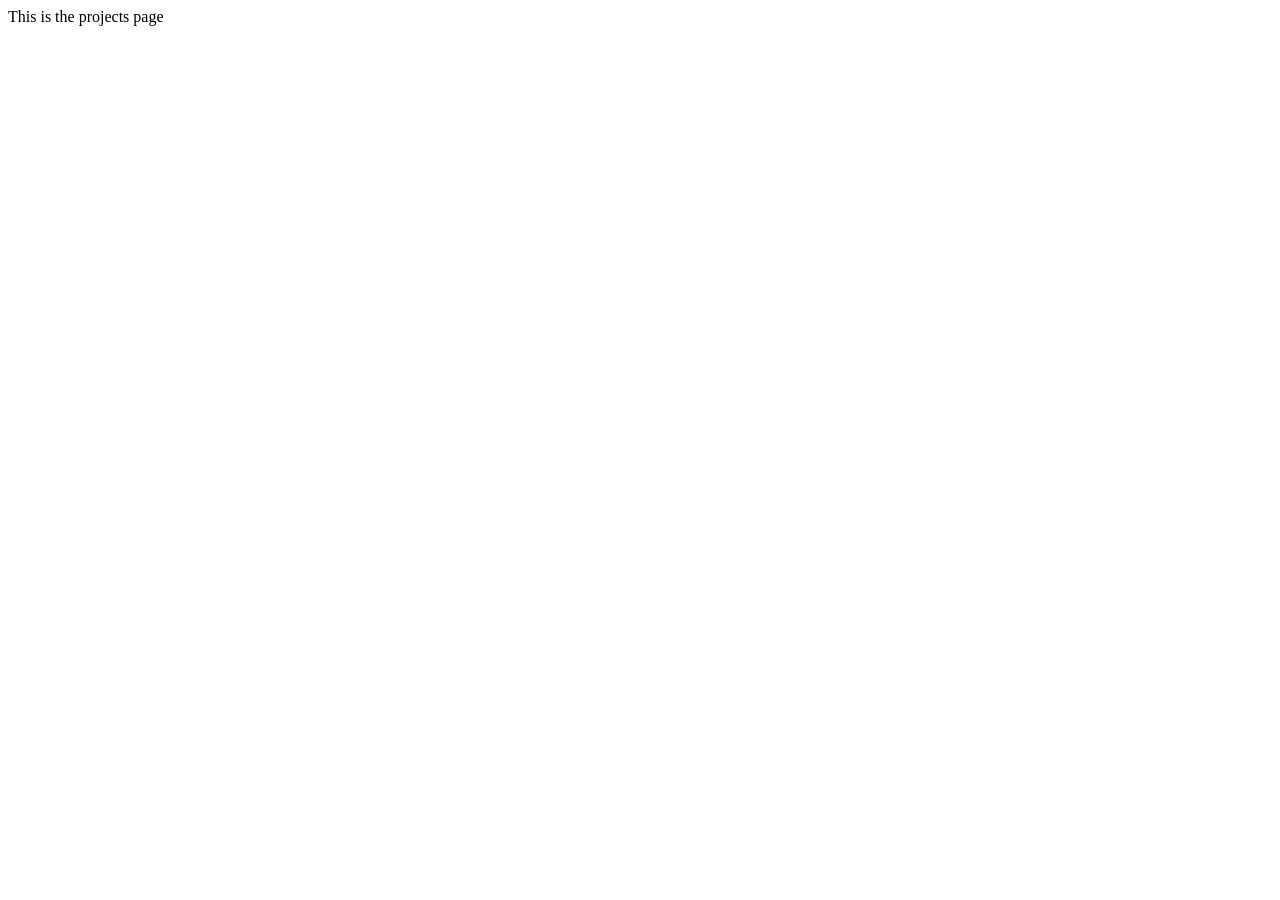
<file: projects.html>
<!DOCTYPE html>
<html lang="en">
<head>
    <meta charset="UTF-8">
    <meta name="viewport" content="width=device-width, initial-scale=1.0">
    <title>Document</title>
</head>
<body>
This is the projects page
</body>
</html>
</file>
<file: anim.css>
@keyframes fade-up {
  from {
    opacity: 0;
    transform: translateY(24px);
  }
  to {
    opacity: 1;
    transform: translateY(0);
  }
}

.card {
  background-color: red;
  margin-top: 10px;
  height: 50px;
  width: 100px;
  animation: fade-up 0.6s ease-out both;
  animation-delay: calc(var(--i) * 120ms); /* each card starts 120ms later */
}

.el {
  animation: name 0.1s 1 normal;
}
@keyframes ripple {
  0% {
    box-shadow: 0 0 0 0 rgba(34, 197, 94, 0.6);
  }
  70% {
    box-shadow: 0 0 0 14px rgba(34, 197, 94, 0);
  }
  100% {
    box-shadow: 0 0 0 0 rgba(34, 197, 94, 0);
  }
}

@keyframes spin {
  to { transform: rotate(360deg); }   /* "from" defaults to the element's current state */
}

.spinner {
  width: 40px;
  height: 40px;
  border: 4px solid rgba(255, 255, 255, 0.15);
  border-top-color: #22c55e;
  border-radius: 50%;
  animation: spin 0.8s linear infinite;
}

@keyframes toast {
  0%        { transform: translateX(120%); opacity: 0; }
  10%, 90%  { transform: translateX(0);    opacity: 1; }   /* hold */
  100%      { transform: translateX(120%); opacity: 0; }
}

.toast {
  position: fixed;
  right: 1rem;
  bottom: 1rem;
  animation: toast 4s ease forwards;   /* forwards keeps the final state */
}

.btn-pulse {
  background: #22c55e;
  border-radius: 9999px;
  animation: ripple 2s ease-out infinite;
}
.btn-pulse:hover{
    animation-play-state: paused;
}

/* name  duration timing count reverse al*/
/* ease
linear
ease out
ease in
ease in out
cubic-bezier()
steps()
*/
</file>
